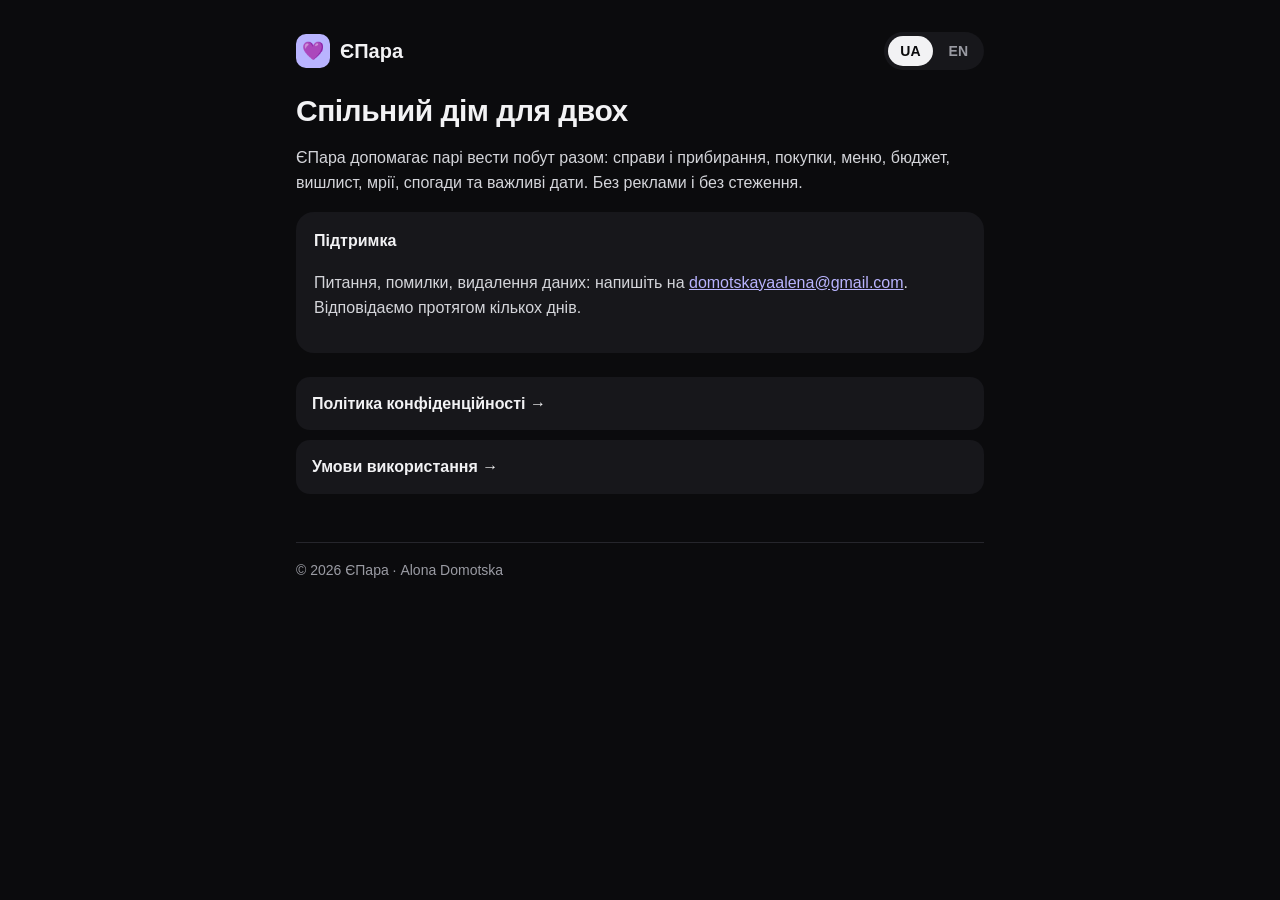
<file: index.html>
<!doctype html>
<html lang="uk">
<head>
<meta charset="utf-8">
<meta name="viewport" content="width=device-width, initial-scale=1">
<title>ЄПара</title>
<meta name="description" content="ЄПара: спільний дім для двох. Справи, покупки, бюджет і спогади пари в одному застосунку.">
<link rel="stylesheet" href="style.css">
</head>
<body>
<main>
  <header>
    <a class="brand" href="./"><span>💜</span>ЄПара</a>
    <div class="lang"><button data-set="uk">UA</button><button data-set="en">EN</button></div>
  </header>

  <div data-l="uk">
    <h1>Спільний дім для двох</h1>
    <p>ЄПара допомагає парі вести побут разом: справи і прибирання, покупки, меню, бюджет, вишлист, мрії, спогади та важливі дати. Без реклами і без стеження.</p>
    <div class="card">
      <strong>Підтримка</strong>
      <p>Питання, помилки, видалення даних: напишіть на <a href="mailto:domotskayaalena@gmail.com">domotskayaalena@gmail.com</a>. Відповідаємо протягом кількох днів.</p>
    </div>
    <div class="links">
      <a href="privacy.html">Політика конфіденційності →</a>
      <a href="terms.html">Умови використання →</a>
    </div>
  </div>

  <div data-l="en">
    <h1>A shared home for two</h1>
    <p>YePara helps couples run their home together: chores, shopping, meal plans, budget, wishlist, dreams, memories and important dates. No ads, no tracking.</p>
    <div class="card">
      <strong>Support</strong>
      <p>Questions, bugs or data deletion: email <a href="mailto:domotskayaalena@gmail.com">domotskayaalena@gmail.com</a>. We reply within a few days.</p>
    </div>
    <div class="links">
      <a href="privacy.html">Privacy Policy →</a>
      <a href="terms.html">Terms of Use →</a>
    </div>
  </div>

  <footer>© 2026 ЄПара · Alona Domotska</footer>
</main>
<script src="lang.js"></script>
</body>
</html>
</file>
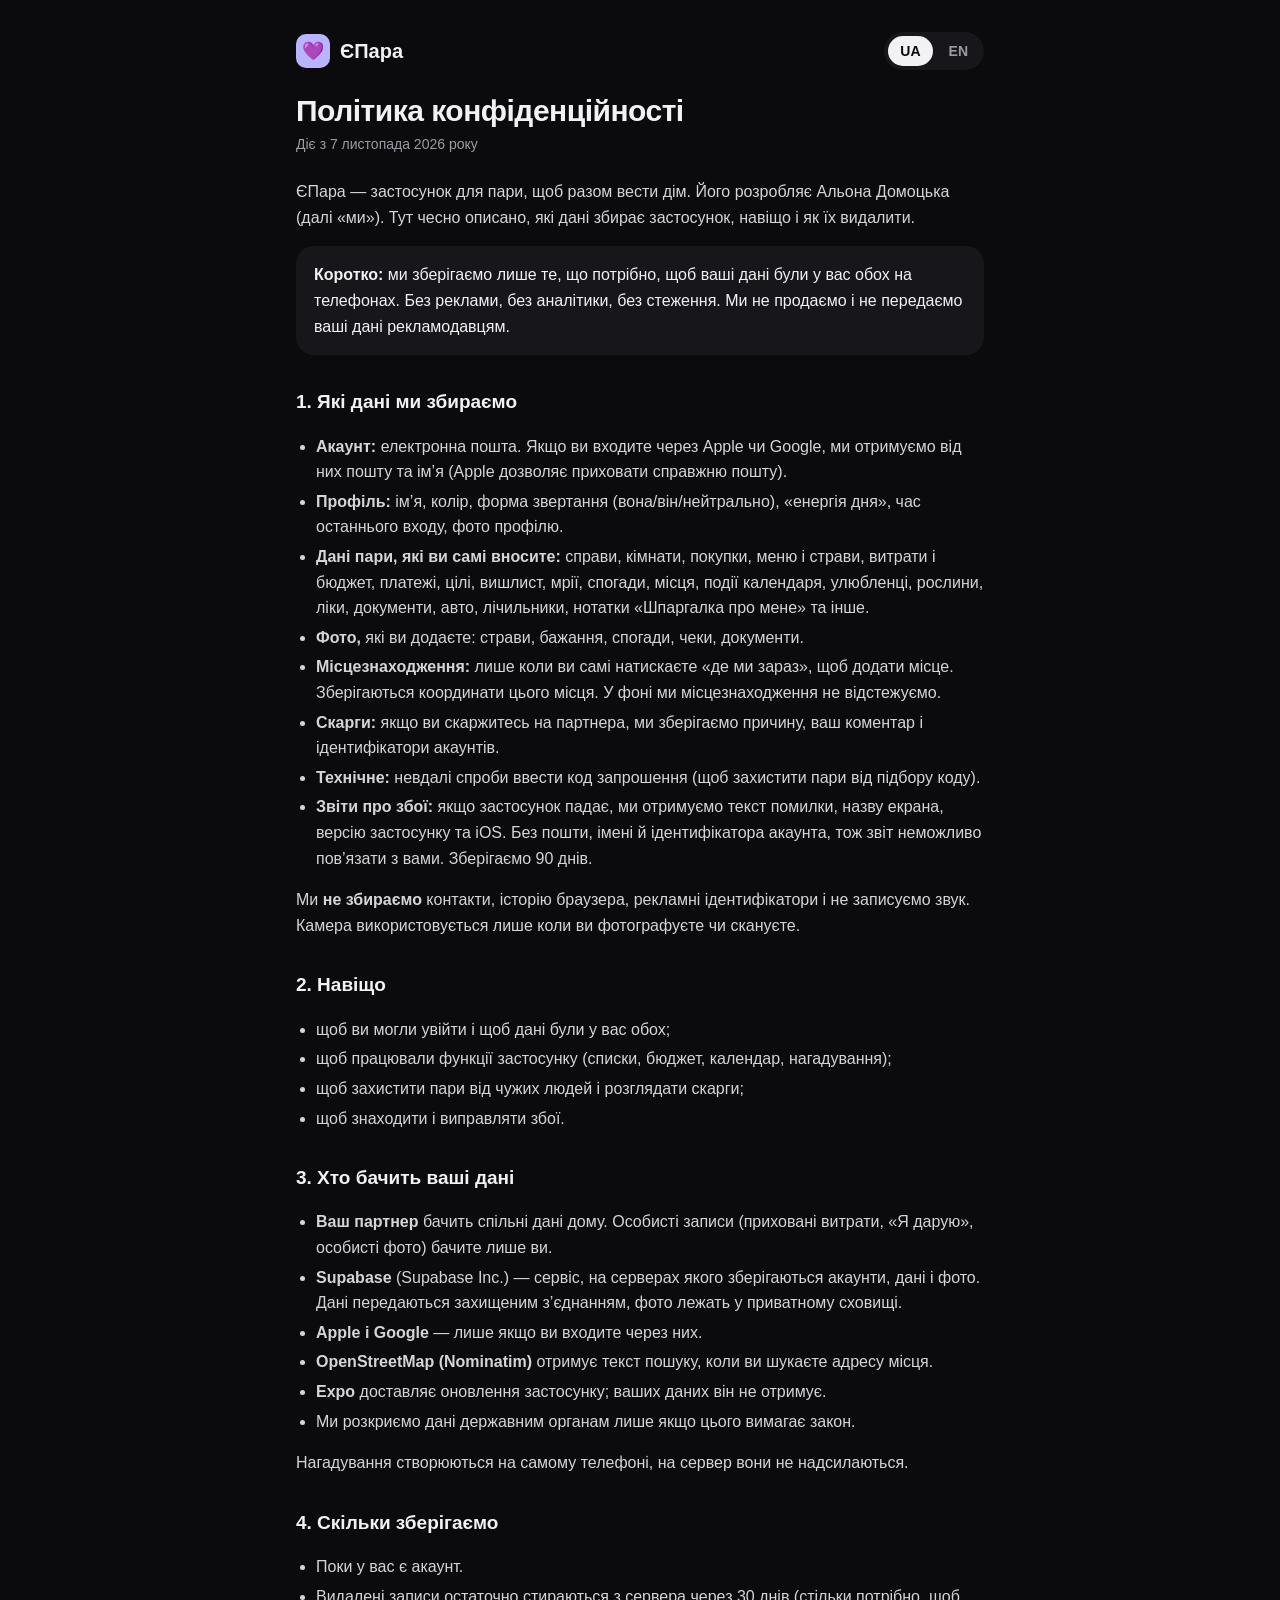
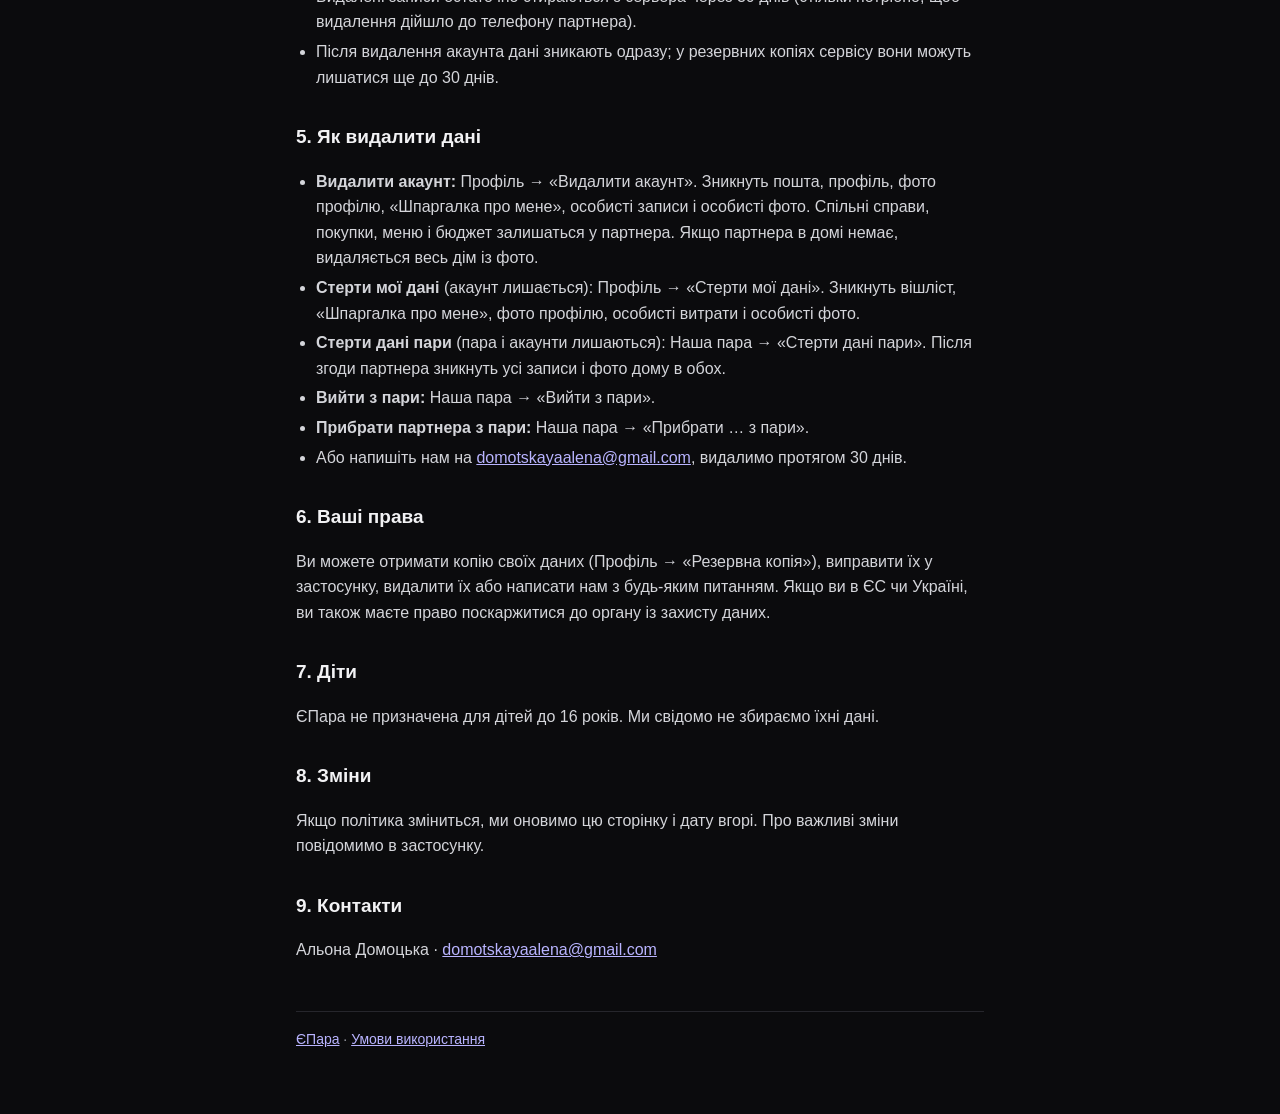
<file: privacy.html>
<!doctype html>
<html lang="uk">
<head>
<meta charset="utf-8">
<meta name="viewport" content="width=device-width, initial-scale=1">
<title>Політика конфіденційності · ЄПара</title>
<link rel="stylesheet" href="style.css">
</head>
<body>
<main>
  <header>
    <a class="brand" href="./"><span>💜</span>ЄПара</a>
    <div class="lang"><button data-set="uk">UA</button><button data-set="en">EN</button></div>
  </header>

<!-- ===================== УКРАЇНСЬКА ===================== -->
<article data-l="uk">
  <h1>Політика конфіденційності</h1>
  <p class="date">Діє з 7 листопада 2026 року</p>

  <p>ЄПара — застосунок для пари, щоб разом вести дім. Його розробляє Альона Домоцька (далі «ми»). Тут чесно описано, які дані збирає застосунок, навіщо і як їх видалити.</p>

  <div class="card"><strong>Коротко:</strong> ми зберігаємо лише те, що потрібно, щоб ваші дані були у вас обох на телефонах. Без реклами, без аналітики, без стеження. Ми не продаємо і не передаємо ваші дані рекламодавцям.</div>

  <h2>1. Які дані ми збираємо</h2>
  <ul>
    <li><strong>Акаунт:</strong> електронна пошта. Якщо ви входите через Apple чи Google, ми отримуємо від них пошту та ім’я (Apple дозволяє приховати справжню пошту).</li>
    <li><strong>Профіль:</strong> ім’я, колір, форма звертання (вона/він/нейтрально), «енергія дня», час останнього входу, фото профілю.</li>
    <li><strong>Дані пари, які ви самі вносите:</strong> справи, кімнати, покупки, меню і страви, витрати і бюджет, платежі, цілі, вишлист, мрії, спогади, місця, події календаря, улюбленці, рослини, ліки, документи, авто, лічильники, нотатки «Шпаргалка про мене» та інше.</li>
    <li><strong>Фото,</strong> які ви додаєте: страви, бажання, спогади, чеки, документи.</li>
    <li><strong>Місцезнаходження:</strong> лише коли ви самі натискаєте «де ми зараз», щоб додати місце. Зберігаються координати цього місця. У фоні ми місцезнаходження не відстежуємо.</li>
    <li><strong>Скарги:</strong> якщо ви скаржитесь на партнера, ми зберігаємо причину, ваш коментар і ідентифікатори акаунтів.</li>
    <li><strong>Технічне:</strong> невдалі спроби ввести код запрошення (щоб захистити пари від підбору коду).</li>
    <li><strong>Звіти про збої:</strong> якщо застосунок падає, ми отримуємо текст помилки, назву екрана, версію застосунку та iOS. Без пошти, імені й ідентифікатора акаунта, тож звіт неможливо пов’язати з вами. Зберігаємо 90 днів.</li>
  </ul>
  <p>Ми <strong>не збираємо</strong> контакти, історію браузера, рекламні ідентифікатори і не записуємо звук. Камера використовується лише коли ви фотографуєте чи скануєте.</p>

  <h2>2. Навіщо</h2>
  <ul>
    <li>щоб ви могли увійти і щоб дані були у вас обох;</li>
    <li>щоб працювали функції застосунку (списки, бюджет, календар, нагадування);</li>
    <li>щоб захистити пари від чужих людей і розглядати скарги;</li>
    <li>щоб знаходити і виправляти збої.</li>
  </ul>

  <h2>3. Хто бачить ваші дані</h2>
  <ul>
    <li><strong>Ваш партнер</strong> бачить спільні дані дому. Особисті записи (приховані витрати, «Я дарую», особисті фото) бачите лише ви.</li>
    <li><strong>Supabase</strong> (Supabase Inc.) — сервіс, на серверах якого зберігаються акаунти, дані і фото. Дані передаються захищеним з’єднанням, фото лежать у приватному сховищі.</li>
    <li><strong>Apple і Google</strong> — лише якщо ви входите через них.</li>
    <li><strong>OpenStreetMap (Nominatim)</strong> отримує текст пошуку, коли ви шукаєте адресу місця.</li>
    <li><strong>Expo</strong> доставляє оновлення застосунку; ваших даних він не отримує.</li>
    <li>Ми розкриємо дані державним органам лише якщо цього вимагає закон.</li>
  </ul>
  <p>Нагадування створюються на самому телефоні, на сервер вони не надсилаються.</p>

  <h2>4. Скільки зберігаємо</h2>
  <ul>
    <li>Поки у вас є акаунт.</li>
    <li>Видалені записи остаточно стираються з сервера через 30 днів (стільки потрібно, щоб видалення дійшло до телефону партнера).</li>
    <li>Після видалення акаунта дані зникають одразу; у резервних копіях сервісу вони можуть лишатися ще до 30 днів.</li>
  </ul>

  <h2>5. Як видалити дані</h2>
  <ul>
    <li><strong>Видалити акаунт:</strong> Профіль → «Видалити акаунт». Зникнуть пошта, профіль, фото профілю, «Шпаргалка про мене», особисті записи і особисті фото. Спільні справи, покупки, меню і бюджет залишаться у партнера. Якщо партнера в домі немає, видаляється весь дім із фото.</li>
    <li><strong>Стерти мої дані</strong> (акаунт лишається): Профіль → «Стерти мої дані». Зникнуть вішліст, «Шпаргалка про мене», фото профілю, особисті витрати і особисті фото.</li>
    <li><strong>Стерти дані пари</strong> (пара і акаунти лишаються): Наша пара → «Стерти дані пари». Після згоди партнера зникнуть усі записи і фото дому в обох.</li>
    <li><strong>Вийти з пари:</strong> Наша пара → «Вийти з пари».</li>
    <li><strong>Прибрати партнера з пари:</strong> Наша пара → «Прибрати … з пари».</li>
    <li>Або напишіть нам на <a href="mailto:domotskayaalena@gmail.com">domotskayaalena@gmail.com</a>, видалимо протягом 30 днів.</li>
  </ul>

  <h2>6. Ваші права</h2>
  <p>Ви можете отримати копію своїх даних (Профіль → «Резервна копія»), виправити їх у застосунку, видалити їх або написати нам з будь-яким питанням. Якщо ви в ЄС чи Україні, ви також маєте право поскаржитися до органу із захисту даних.</p>

  <h2>7. Діти</h2>
  <p>ЄПара не призначена для дітей до 16 років. Ми свідомо не збираємо їхні дані.</p>

  <h2>8. Зміни</h2>
  <p>Якщо політика зміниться, ми оновимо цю сторінку і дату вгорі. Про важливі зміни повідомимо в застосунку.</p>

  <h2>9. Контакти</h2>
  <p>Альона Домоцька · <a href="mailto:domotskayaalena@gmail.com">domotskayaalena@gmail.com</a></p>
</article>

<!-- ===================== ENGLISH ===================== -->
<article data-l="en">
  <h1>Privacy Policy</h1>
  <p class="date">Effective November 7, 2026</p>

  <p>YePara (ЄПара) is an app that helps a couple run their home together. It is developed by Alona Domotska (“we”). This page honestly explains what data the app collects, why, and how to delete it.</p>

  <div class="card"><strong>In short:</strong> we store only what is needed to keep your data on both of your phones. No ads, no analytics, no tracking. We do not sell your data or share it with advertisers.</div>

  <h2>1. Data we collect</h2>
  <ul>
    <li><strong>Account:</strong> email address. If you sign in with Apple or Google, we receive your email and name from them (Apple lets you hide your real email).</li>
    <li><strong>Profile:</strong> name, colour, form of address (she/he/neutral), “energy of the day”, last seen time, profile photo.</li>
    <li><strong>Data you add as a couple:</strong> chores, rooms, shopping lists, menus and dishes, expenses and budget, payments, goals, wishlist, dreams, memories, places, calendar events, pets, plants, medicines, documents, car, meter readings, “About me” notes and more.</li>
    <li><strong>Photos</strong> you add: dishes, wishes, memories, receipts, documents.</li>
    <li><strong>Location:</strong> only when you tap “where we are now” to add a place. We store the coordinates of that place. We never track location in the background.</li>
    <li><strong>Reports:</strong> if you report your partner, we store the reason, your comment and the account identifiers.</li>
    <li><strong>Technical:</strong> failed invite code attempts (to protect couples from code guessing).</li>
    <li><strong>Crash reports:</strong> if the app crashes, we receive the error text, screen name, app and iOS version. No email, name or account identifier, so a report cannot be linked to you. Kept for 90 days.</li>
  </ul>
  <p>We <strong>do not collect</strong> contacts, browsing history or advertising identifiers, and we never record audio. The camera is used only when you take a photo or scan.</p>

  <h2>2. Why</h2>
  <ul>
    <li>to let you sign in and keep your data in sync for both partners;</li>
    <li>to make app features work (lists, budget, calendar, reminders);</li>
    <li>to protect couples from strangers and to review reports;</li>
    <li>to find and fix crashes.</li>
  </ul>

  <h2>3. Who can see your data</h2>
  <ul>
    <li><strong>Your partner</strong> sees the shared household data. Private entries (hidden expenses, “I’m giving this”, private photos) are visible only to you.</li>
    <li><strong>Supabase</strong> (Supabase Inc.) hosts accounts, data and photos. Data is sent over encrypted connections, photos are kept in private storage.</li>
    <li><strong>Apple and Google</strong>, only if you sign in with them.</li>
    <li><strong>OpenStreetMap (Nominatim)</strong> receives your search text when you look up a place address.</li>
    <li><strong>Expo</strong> delivers app updates; it does not receive your data.</li>
    <li>We disclose data to authorities only when required by law.</li>
  </ul>
  <p>Reminders are created on your phone and are never sent to a server.</p>

  <h2>4. How long we keep data</h2>
  <ul>
    <li>As long as you have an account.</li>
    <li>Deleted entries are permanently removed from the server after 30 days (the time needed for the deletion to reach your partner’s phone).</li>
    <li>When you delete your account, data is removed immediately; it may remain in the provider’s backups for up to 30 days.</li>
  </ul>

  <h2>5. How to delete your data</h2>
  <ul>
    <li><strong>Delete account:</strong> Profile → “Delete account”. Your email, profile, profile photo, “About me”, private entries and private photos are removed. Shared chores, shopping, menus and budget stay with your partner. If you have no partner in the household, the whole household with its photos is deleted.</li>
    <li><strong>Erase my data</strong> (account stays): Profile → “Erase my data”. Your wishlist, “About me”, profile photo, private expenses and private photos are removed.</li>
    <li><strong>Erase couple data</strong> (couple and accounts stay): Our couple → “Erase couple data”. Once your partner agrees, all household entries and photos are removed for both of you.</li>
    <li><strong>Leave the couple:</strong> Our couple → “Leave couple”.</li>
    <li><strong>Remove your partner:</strong> Our couple → “Remove … from couple”.</li>
    <li>Or email us at <a href="mailto:domotskayaalena@gmail.com">domotskayaalena@gmail.com</a> and we will delete it within 30 days.</li>
  </ul>

  <h2>6. Your rights</h2>
  <p>You can get a copy of your data (Profile → “Backup”), correct it in the app, delete it, or contact us with any question. If you are in the EU or Ukraine, you may also complain to your data protection authority.</p>

  <h2>7. Children</h2>
  <p>YePara is not intended for children under 16. We do not knowingly collect their data.</p>

  <h2>8. Changes</h2>
  <p>If this policy changes, we will update this page and the date above. We will tell you about important changes in the app.</p>

  <h2>9. Contact</h2>
  <p>Alona Domotska · <a href="mailto:domotskayaalena@gmail.com">domotskayaalena@gmail.com</a></p>
</article>

  <footer><a href="./">ЄПара</a> · <a href="terms.html"><span data-l="uk">Умови використання</span><span data-l="en">Terms of Use</span></a></footer>
</main>
<script src="lang.js"></script>
</body>
</html>
</file>
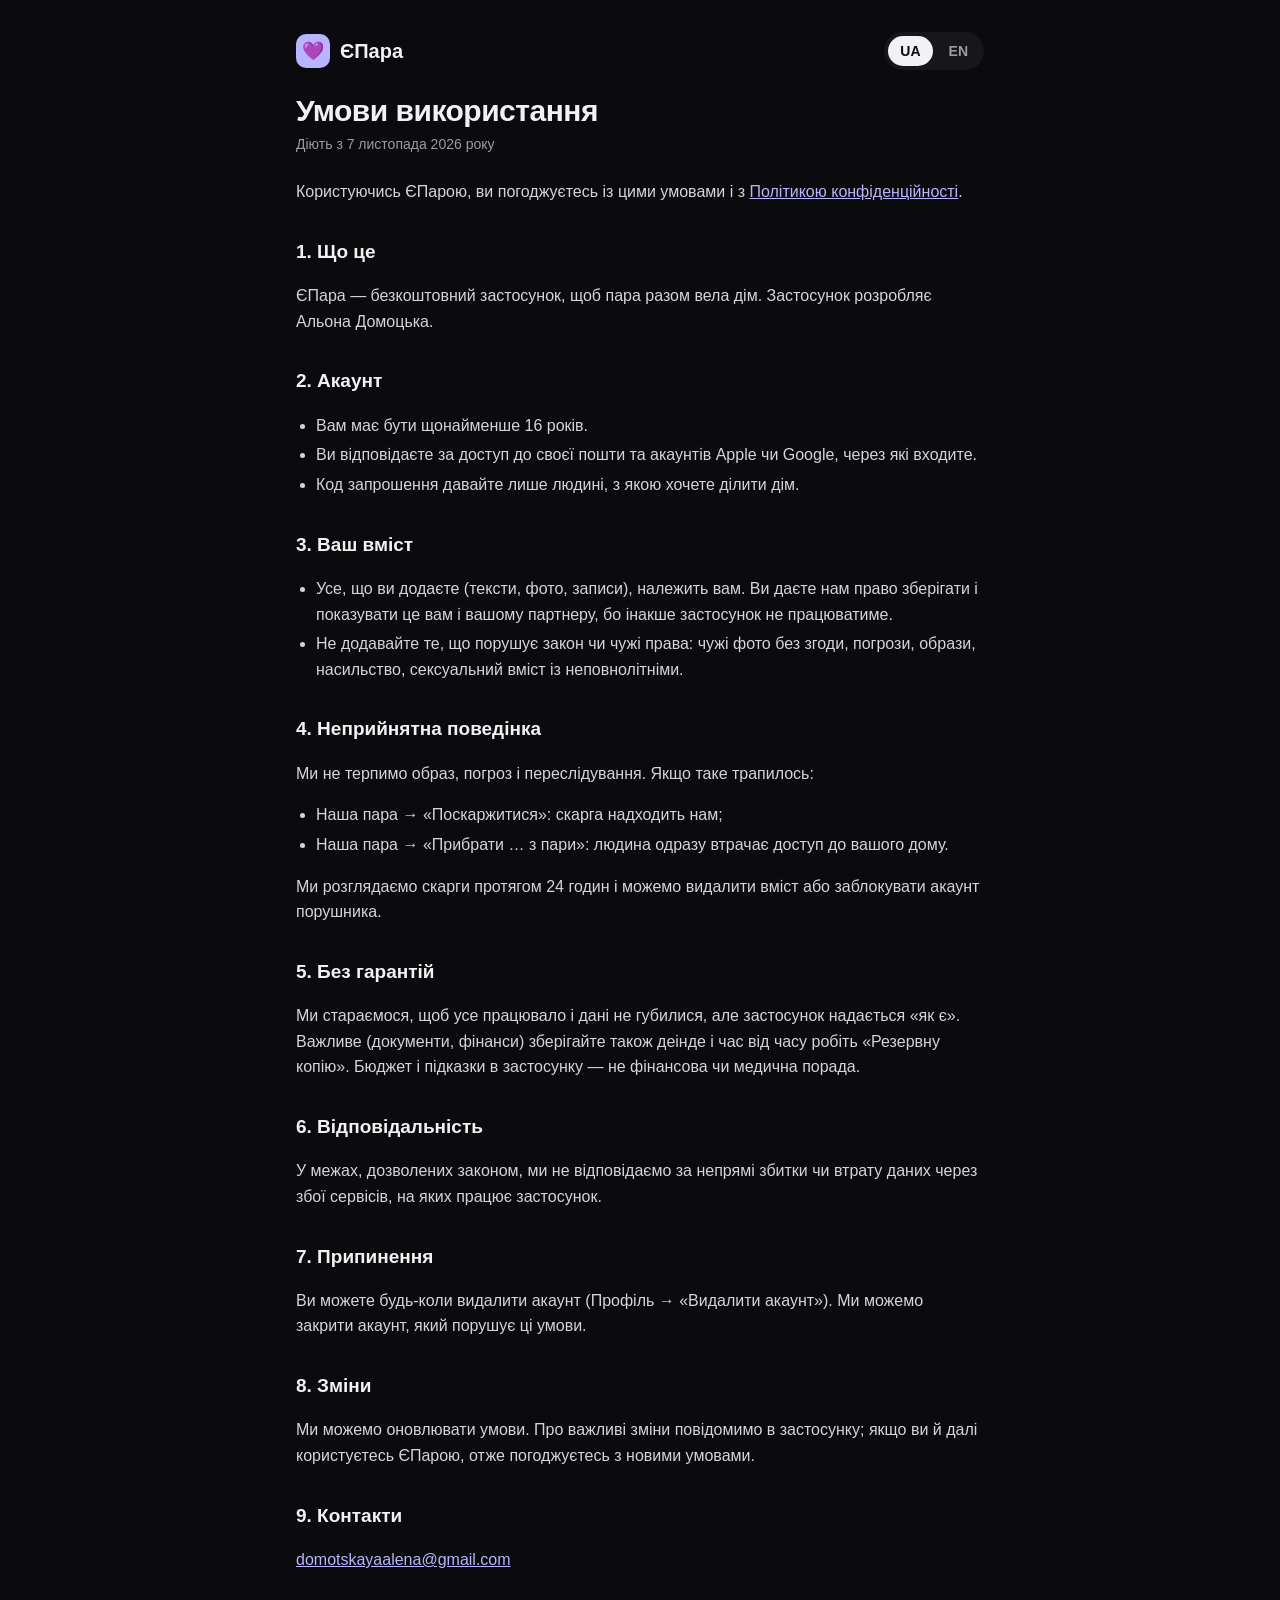
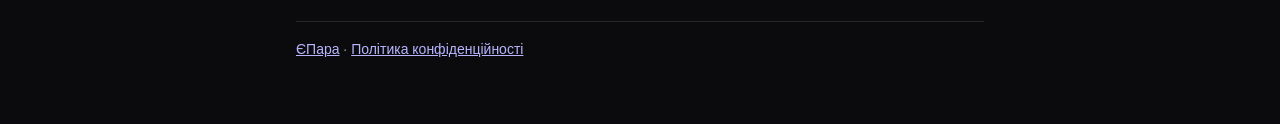
<file: terms.html>
<!doctype html>
<html lang="uk">
<head>
<meta charset="utf-8">
<meta name="viewport" content="width=device-width, initial-scale=1">
<title>Умови використання · ЄПара</title>
<link rel="stylesheet" href="style.css">
</head>
<body>
<main>
  <header>
    <a class="brand" href="./"><span>💜</span>ЄПара</a>
    <div class="lang"><button data-set="uk">UA</button><button data-set="en">EN</button></div>
  </header>

<!-- ===================== УКРАЇНСЬКА ===================== -->
<article data-l="uk">
  <h1>Умови використання</h1>
  <p class="date">Діють з 7 листопада 2026 року</p>

  <p>Користуючись ЄПарою, ви погоджуєтесь із цими умовами і з <a href="privacy.html">Політикою конфіденційності</a>.</p>

  <h2>1. Що це</h2>
  <p>ЄПара — безкоштовний застосунок, щоб пара разом вела дім. Застосунок розробляє Альона Домоцька.</p>

  <h2>2. Акаунт</h2>
  <ul>
    <li>Вам має бути щонайменше 16 років.</li>
    <li>Ви відповідаєте за доступ до своєї пошти та акаунтів Apple чи Google, через які входите.</li>
    <li>Код запрошення давайте лише людині, з якою хочете ділити дім.</li>
  </ul>

  <h2>3. Ваш вміст</h2>
  <ul>
    <li>Усе, що ви додаєте (тексти, фото, записи), належить вам. Ви даєте нам право зберігати і показувати це вам і вашому партнеру, бо інакше застосунок не працюватиме.</li>
    <li>Не додавайте те, що порушує закон чи чужі права: чужі фото без згоди, погрози, образи, насильство, сексуальний вміст із неповнолітніми.</li>
  </ul>

  <h2>4. Неприйнятна поведінка</h2>
  <p>Ми не терпимо образ, погроз і переслідування. Якщо таке трапилось:</p>
  <ul>
    <li>Наша пара → «Поскаржитися»: скарга надходить нам;</li>
    <li>Наша пара → «Прибрати … з пари»: людина одразу втрачає доступ до вашого дому.</li>
  </ul>
  <p>Ми розглядаємо скарги протягом 24 годин і можемо видалити вміст або заблокувати акаунт порушника.</p>

  <h2>5. Без гарантій</h2>
  <p>Ми стараємося, щоб усе працювало і дані не губилися, але застосунок надається «як є». Важливе (документи, фінанси) зберігайте також деінде і час від часу робіть «Резервну копію». Бюджет і підказки в застосунку — не фінансова чи медична порада.</p>

  <h2>6. Відповідальність</h2>
  <p>У межах, дозволених законом, ми не відповідаємо за непрямі збитки чи втрату даних через збої сервісів, на яких працює застосунок.</p>

  <h2>7. Припинення</h2>
  <p>Ви можете будь-коли видалити акаунт (Профіль → «Видалити акаунт»). Ми можемо закрити акаунт, який порушує ці умови.</p>

  <h2>8. Зміни</h2>
  <p>Ми можемо оновлювати умови. Про важливі зміни повідомимо в застосунку; якщо ви й далі користуєтесь ЄПарою, отже погоджуєтесь з новими умовами.</p>

  <h2>9. Контакти</h2>
  <p><a href="mailto:domotskayaalena@gmail.com">domotskayaalena@gmail.com</a></p>
</article>

<!-- ===================== ENGLISH ===================== -->
<article data-l="en">
  <h1>Terms of Use</h1>
  <p class="date">Effective November 7, 2026</p>

  <p>By using YePara you agree to these terms and to the <a href="privacy.html">Privacy Policy</a>.</p>

  <h2>1. What it is</h2>
  <p>YePara is a free app that helps a couple run their home together. It is developed by Alona Domotska.</p>

  <h2>2. Your account</h2>
  <ul>
    <li>You must be at least 16 years old.</li>
    <li>You are responsible for access to your email and to the Apple or Google account you sign in with.</li>
    <li>Share your invite code only with the person you want to share your home with.</li>
  </ul>

  <h2>3. Your content</h2>
  <ul>
    <li>Everything you add (text, photos, entries) belongs to you. You allow us to store it and show it to you and your partner, otherwise the app cannot work.</li>
    <li>Do not add content that breaks the law or other people’s rights: other people’s photos without consent, threats, harassment, violence, sexual content involving minors.</li>
  </ul>

  <h2>4. Objectionable behaviour</h2>
  <p>We have zero tolerance for abuse, threats and harassment. If it happens:</p>
  <ul>
    <li>Our couple → “Report”: the report is sent to us;</li>
    <li>Our couple → “Remove … from couple”: the person immediately loses access to your home.</li>
  </ul>
  <p>We review reports within 24 hours and may remove content or block the offending account.</p>

  <h2>5. No warranty</h2>
  <p>We do our best to keep everything working and your data safe, but the app is provided “as is”. Keep important things (documents, finances) elsewhere too and make a “Backup” from time to time. Budget figures and tips in the app are not financial or medical advice.</p>

  <h2>6. Liability</h2>
  <p>To the extent permitted by law, we are not liable for indirect damages or data loss caused by outages of the services the app runs on.</p>

  <h2>7. Termination</h2>
  <p>You can delete your account at any time (Profile → “Delete account”). We may close accounts that violate these terms.</p>

  <h2>8. Changes</h2>
  <p>We may update these terms. We will tell you about important changes in the app; continuing to use YePara means you accept the new terms.</p>

  <h2>9. Contact</h2>
  <p><a href="mailto:domotskayaalena@gmail.com">domotskayaalena@gmail.com</a></p>
</article>

  <footer><a href="./">ЄПара</a> · <a href="privacy.html"><span data-l="uk">Політика конфіденційності</span><span data-l="en">Privacy Policy</span></a></footer>
</main>
<script src="lang.js"></script>
</body>
</html>
</file>
<file: style.css>
:root { --bg: #0B0B0D; --card: #17171B; --text: #F2F2F4; --muted: #9A9BA3; --accent: #B9B4FF; --line: #26262C; }
* { box-sizing: border-box; }
html { -webkit-text-size-adjust: 100%; }
body { margin: 0; background: var(--bg); color: var(--text); font: 16px/1.6 -apple-system, BlinkMacSystemFont, "Segoe UI", Roboto, sans-serif; }
main { max-width: 720px; margin: 0 auto; padding: 32px 16px 64px; }
header { display: flex; align-items: center; justify-content: space-between; gap: 12px; margin-bottom: 24px; }
.brand { display: flex; align-items: center; gap: 10px; font-weight: 800; font-size: 20px; color: var(--text); text-decoration: none; }
.brand span { width: 34px; height: 34px; border-radius: 10px; background: var(--accent); display: grid; place-items: center; color: #1A1830; font-size: 18px; }
.lang { display: flex; gap: 4px; background: var(--card); border-radius: 999px; padding: 4px; }
.lang button { border: 0; background: transparent; color: var(--muted); font: inherit; font-size: 14px; font-weight: 700; padding: 4px 12px; border-radius: 999px; cursor: pointer; }
.lang button[aria-pressed="true"] { background: var(--text); color: var(--bg); }
h1 { font-size: 30px; line-height: 1.15; letter-spacing: -0.5px; margin: 8px 0 4px; }
h2 { font-size: 19px; margin: 32px 0 8px; }
p, li { color: #D4D5DA; }
ul { padding-left: 20px; }
li { margin: 4px 0; }
a { color: var(--accent); }
.date { color: var(--muted); font-size: 14px; margin: 0 0 24px; }
.card { background: var(--card); border-radius: 18px; padding: 16px 18px; margin: 16px 0; }
.links { display: grid; gap: 10px; margin-top: 24px; }
.links a { display: block; background: var(--card); border-radius: 14px; padding: 14px 16px; text-decoration: none; color: var(--text); font-weight: 700; }
footer { margin-top: 48px; color: var(--muted); font-size: 14px; border-top: 1px solid var(--line); padding-top: 16px; }
[lang="en"] [data-l="uk"], [lang="uk"] [data-l="en"] { display: none; }
</file>
